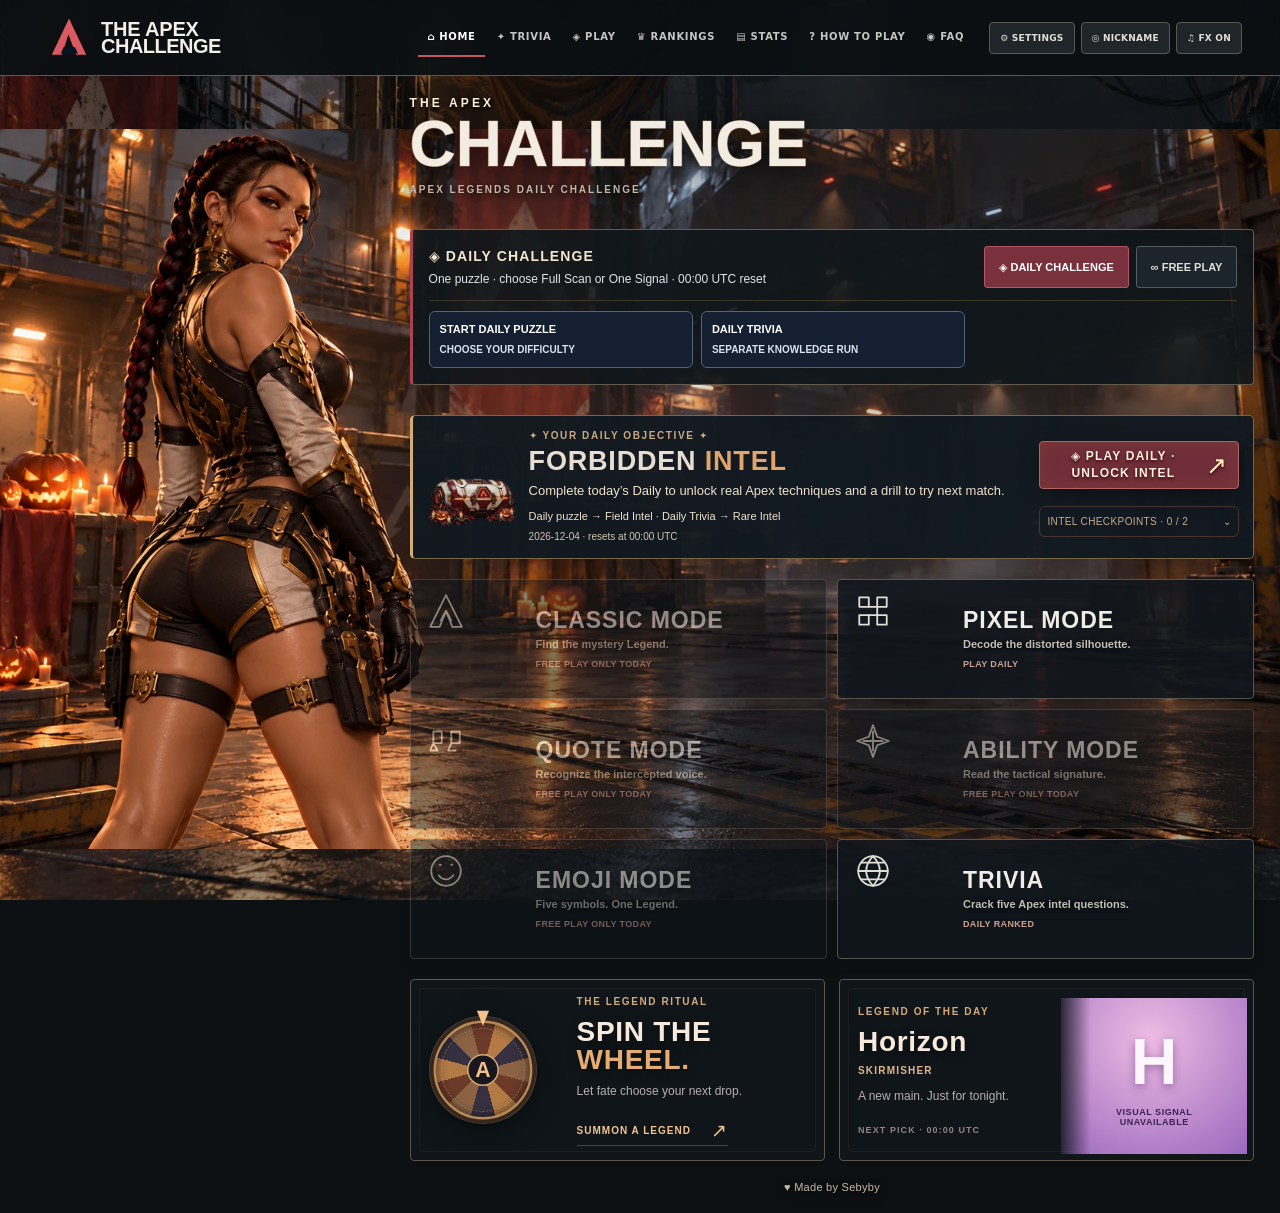
<file: index.html>
<!doctype html>
<html lang="en"><head>
<meta charset="utf-8"/><meta name="viewport" content="width=device-width,initial-scale=1"/>
<meta name="theme-color" content="#071224"/>
<meta name="description" content="The Apex Challenge — independent Apex Legends fan game with six modes, one Daily Challenge and timed Trivia."/>
<link rel="icon" href="./assets/favicon.svg" type="image/svg+xml"/>
<link rel="stylesheet" href="./styles.css?v=2.43.0"/>
<link rel="stylesheet" href="./styles-v243.css?v=2.43.0"/>
<link rel="stylesheet" href="./styles-v244.css?v=2.44.0"/>
<link rel="stylesheet" href="./styles-v245.css?v=2.46.0&amp;ui=2.76.0"/>
<title>The Apex Challenge | Daily Challenges, Free Play & Trivia</title>
<meta property="og:title" content="The Apex Challenge"/>
<meta property="og:description" content="Daily ranked challenges, unlimited Free Play and Apex Trivia. Six modes. One challenge."/>
<link rel="canonical" href="https://the-apex-challenge.github.io/"/>
<meta property="og:url" content="https://the-apex-challenge.github.io/"/>
<meta property="og:type" content="website"/>
<meta name="twitter:card" content="summary"/>
<meta name="application-name" content="The Apex Challenge"/>
</head><body><div id="app"></div><script type="module" src="./src/app.mjs?v=2.43.0&amp;release=2.44.0&amp;rev=2.46.0&amp;ui=2.77.0"></script></body></html>
</file>
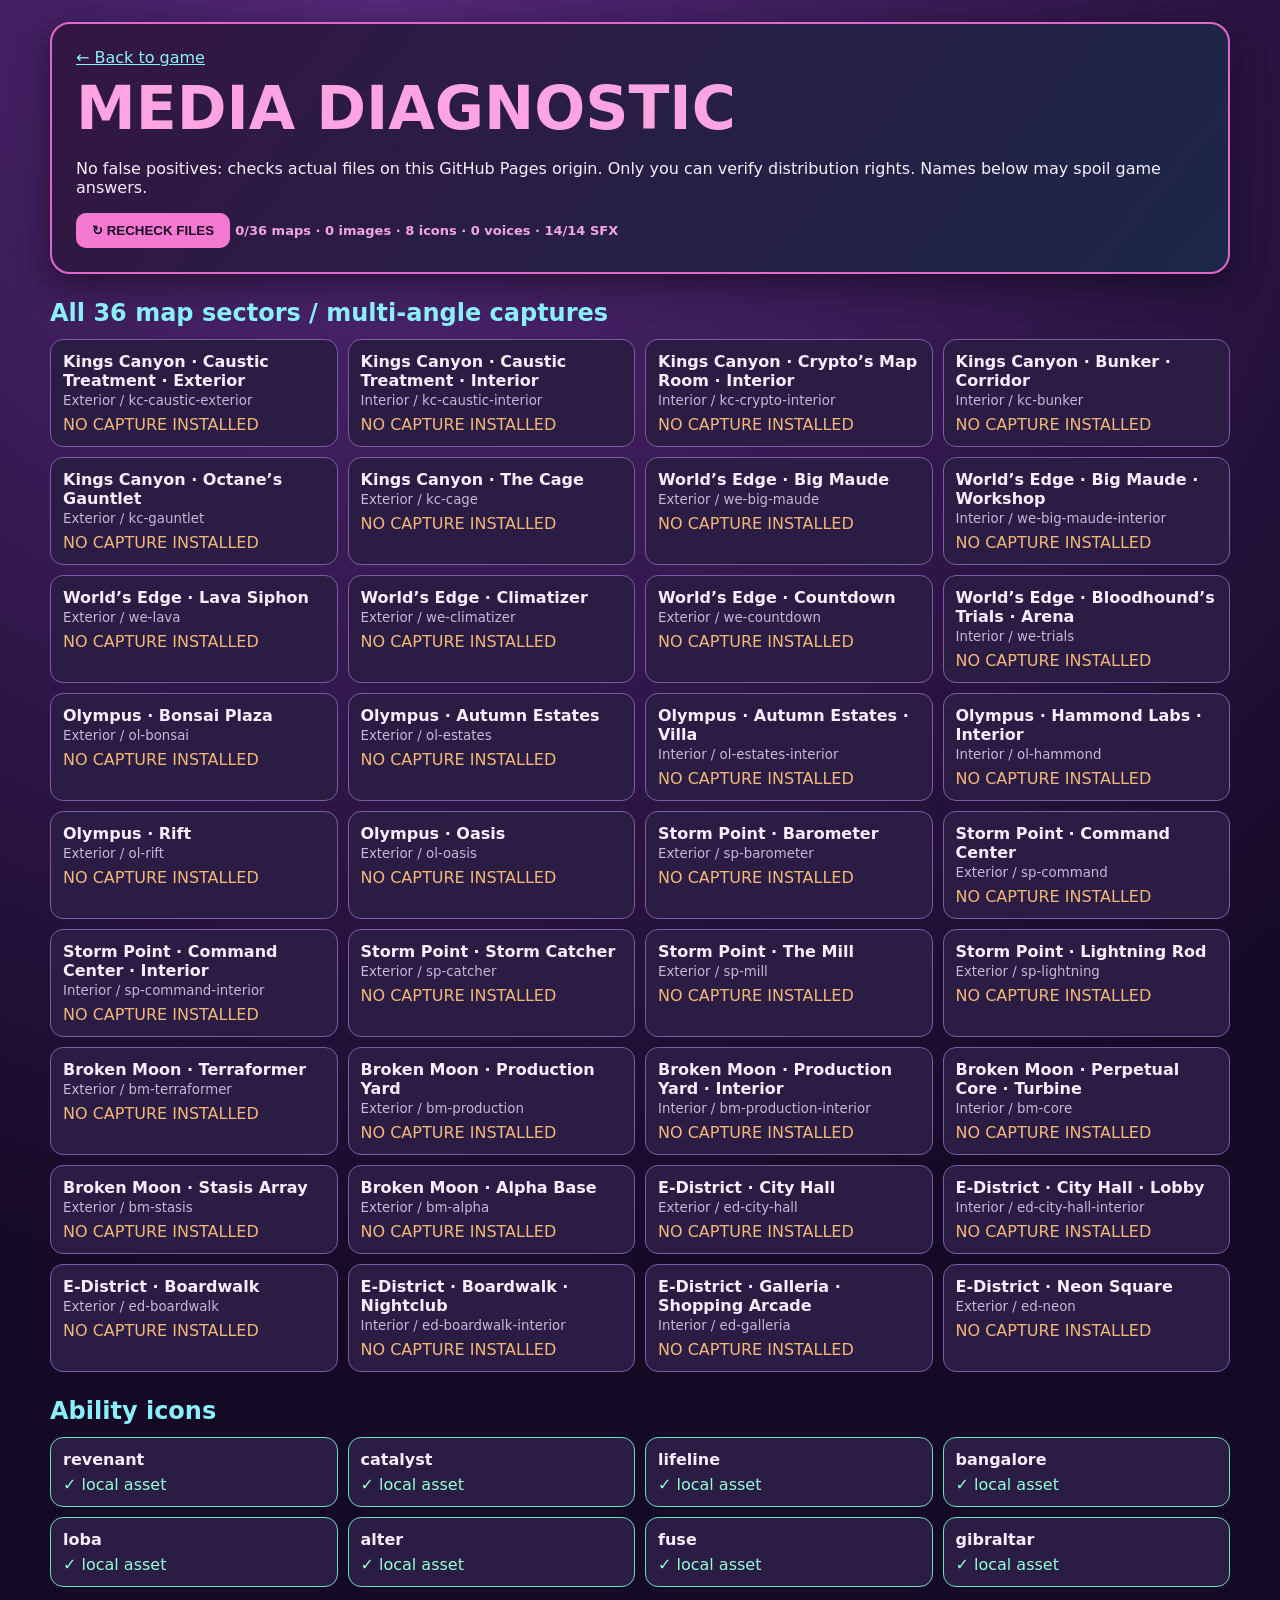
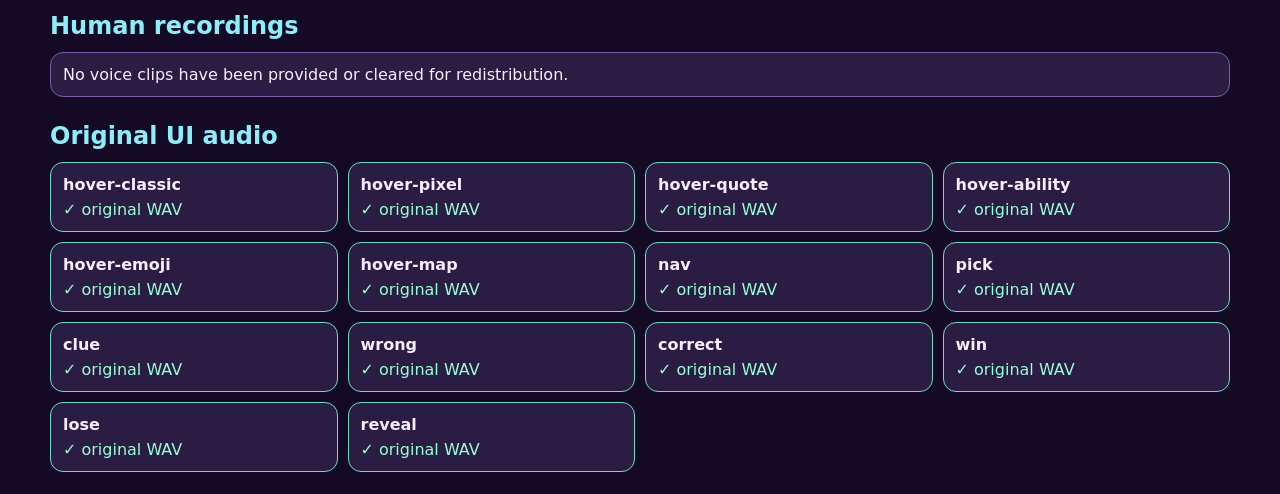
<file: MEDIA_DIAGNOSTIC.html>
<!doctype html><html lang="en"><head><meta charset="utf-8"><meta name="viewport" content="width=device-width,initial-scale=1"><meta name="theme-color" content="#200d36"><title>GTP2 · Media Diagnostic</title><style>
:root{font-family:system-ui,sans-serif;background:#140a25;color:#f7edff}body{margin:0;background:radial-gradient(circle at 30% 0,#542879,#140a25 58%)}main{max-width:1180px;margin:auto;padding:22px}.hero{background:linear-gradient(130deg,#331641,#1c2747);border:2px solid #df69c9;border-radius:20px;padding:24px;box-shadow:0 10px 35px #0007}h1{font-size:clamp(35px,5vw,60px);margin:6px 0;color:#ffa4e2}h2{margin:25px 0 12px;color:#8beff9}a{color:#8ceffb}.grid{display:grid;grid-template-columns:repeat(auto-fit,minmax(240px,1fr));gap:10px}.item{border:1px solid #7d5ba7;background:#2b1c43;border-radius:13px;padding:12px}.item.ok{border-color:#6bddc1}.item strong,.item span{display:block}.item small{color:#c9b6d9}.item span{color:#f2b77b;margin-top:6px}.item.ok span{color:#95ffd4}.pill{font-size:13px;font-weight:800;color:#f2a6e0}button{border:0;border-radius:10px;padding:10px 16px;background:#f47ad1;color:#1d0b26;cursor:pointer;font-weight:900}</style></head><body><main><header class="hero"><a href="./index.html">← Back to game</a><h1>MEDIA DIAGNOSTIC</h1><p>No false positives: checks actual files on this GitHub Pages origin. Only you can verify distribution rights. Names below may spoil game answers.</p><button id="rerun">↻ RECHECK FILES</button> <span class="pill" id="summary">Waiting for results…</span></header><h2>All 36 map sectors / multi-angle captures</h2><div id="maps" class="grid"></div><h2>Ability icons</h2><div id="abilities" class="grid"></div><h2>Human recordings</h2><div id="voices" class="grid"></div><h2>Original UI audio</h2><div id="sfx" class="grid"></div></main><script type="module">
import {LOCATIONS,mapShots} from './src/maps.mjs';
import {localAbilitySlugs,abilityCandidates} from './src/abilities.mjs';
import {authorizedVoiceSlugs,authorizedVoiceExt} from './src/voice_manifest.mjs';
import {mapMediaManifest} from './src/map_media_manifest.mjs';
const esc=s=>String(s).replace(/[&<>"']/g,c=>({'&':'&amp;','<':'&lt;','>':'&gt;','"':'&quot;',"'":'&#39;'}[c]));
async function exists(url){if(!url?.startsWith('./'))return false;try{const result=await fetch(url,{cache:'no-store'});return result.ok&&!(result.headers.get('content-type')||'').includes('text/html');}catch{return false}}
async function first(paths){for(const url of paths){if(await exists(url))return url}return null}
async function check(){
 const rows=await Promise.all(LOCATIONS.map(async entry=>{const paths=mapShots(entry);const known=mapMediaManifest[entry.id]||[];const available=await Promise.all((known.length?paths:[...paths]).map(async path=>await exists(path)?path:null));return {...entry,files:available.filter(Boolean)};}));
 const icons=await Promise.all(localAbilitySlugs.map(async slug=>({slug,path:await first(abilityCandidates(slug))})));
 const voices=await Promise.all(authorizedVoiceSlugs.map(async slug=>({slug,path:await first([`./assets/voices/${slug}.${authorizedVoiceExt[slug]||'mp3'}`])})));
 const sfx=['hover-classic','hover-pixel','hover-quote','hover-ability','hover-emoji','hover-map','nav','pick','clue','wrong','correct','win','lose','reveal'];
 const sound=await Promise.all(sfx.map(async slug=>({slug,ok:await exists(`./assets/sfx/${slug}.wav`)})));
 document.getElementById('maps').innerHTML=rows.map(x=>`<div class="item ${x.files.length?'ok':''}"><strong>${esc(x.map)} · ${esc(x.poi)}</strong><small>${esc(x.kind)} / ${esc(x.id)}</small><span>${x.files.length?`${x.files.length} local image(s)`:'NO CAPTURE INSTALLED'}</span></div>`).join('');
 document.getElementById('abilities').innerHTML=icons.map(x=>`<div class="item ${x.path?'ok':''}"><strong>${esc(x.slug)}</strong><span>${x.path?'✓ local asset':'MISSING'}</span></div>`).join('');
 document.getElementById('voices').innerHTML=voices.length?voices.map(x=>`<div class="item ${x.path?'ok':''}"><strong>${esc(x.slug)}</strong><span>${x.path?'✓ permitted recording installed':'MISSING RECORDING'}</span></div>`).join(''):'<div class="item">No voice clips have been provided or cleared for redistribution.</div>';
 document.getElementById('sfx').innerHTML=sound.map(x=>`<div class="item ${x.ok?'ok':''}"><strong>${esc(x.slug)}</strong><span>${x.ok?'✓ original WAV':'MISSING FILE'}</span></div>`).join('');
 document.getElementById('summary').textContent=`${rows.filter(x=>x.files.length).length}/36 maps · ${rows.reduce((a,b)=>a+b.files.length,0)} images · ${icons.filter(x=>x.path).length} icons · ${voices.filter(x=>x.path).length} voices · ${sound.filter(x=>x.ok).length}/14 SFX`;
}
document.getElementById('rerun').addEventListener('click',check);check();
</script></body></html>
</file>
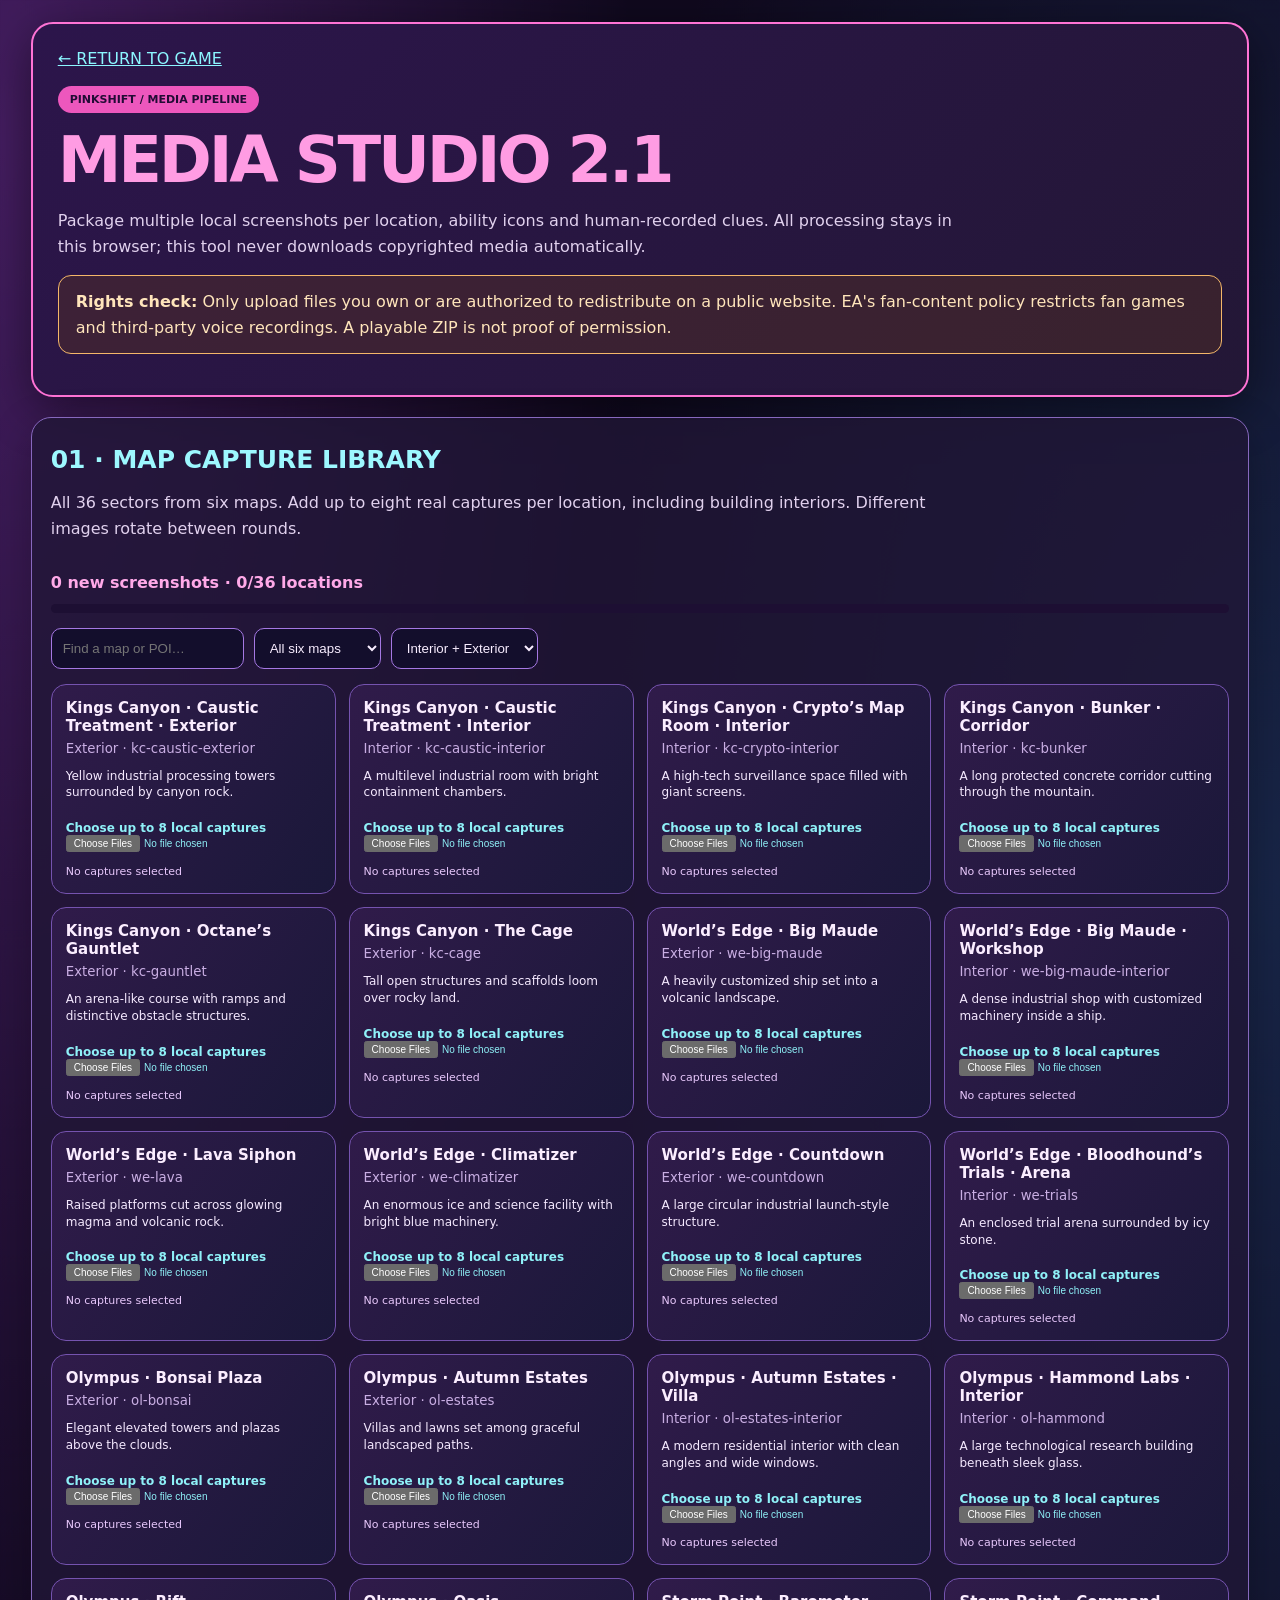
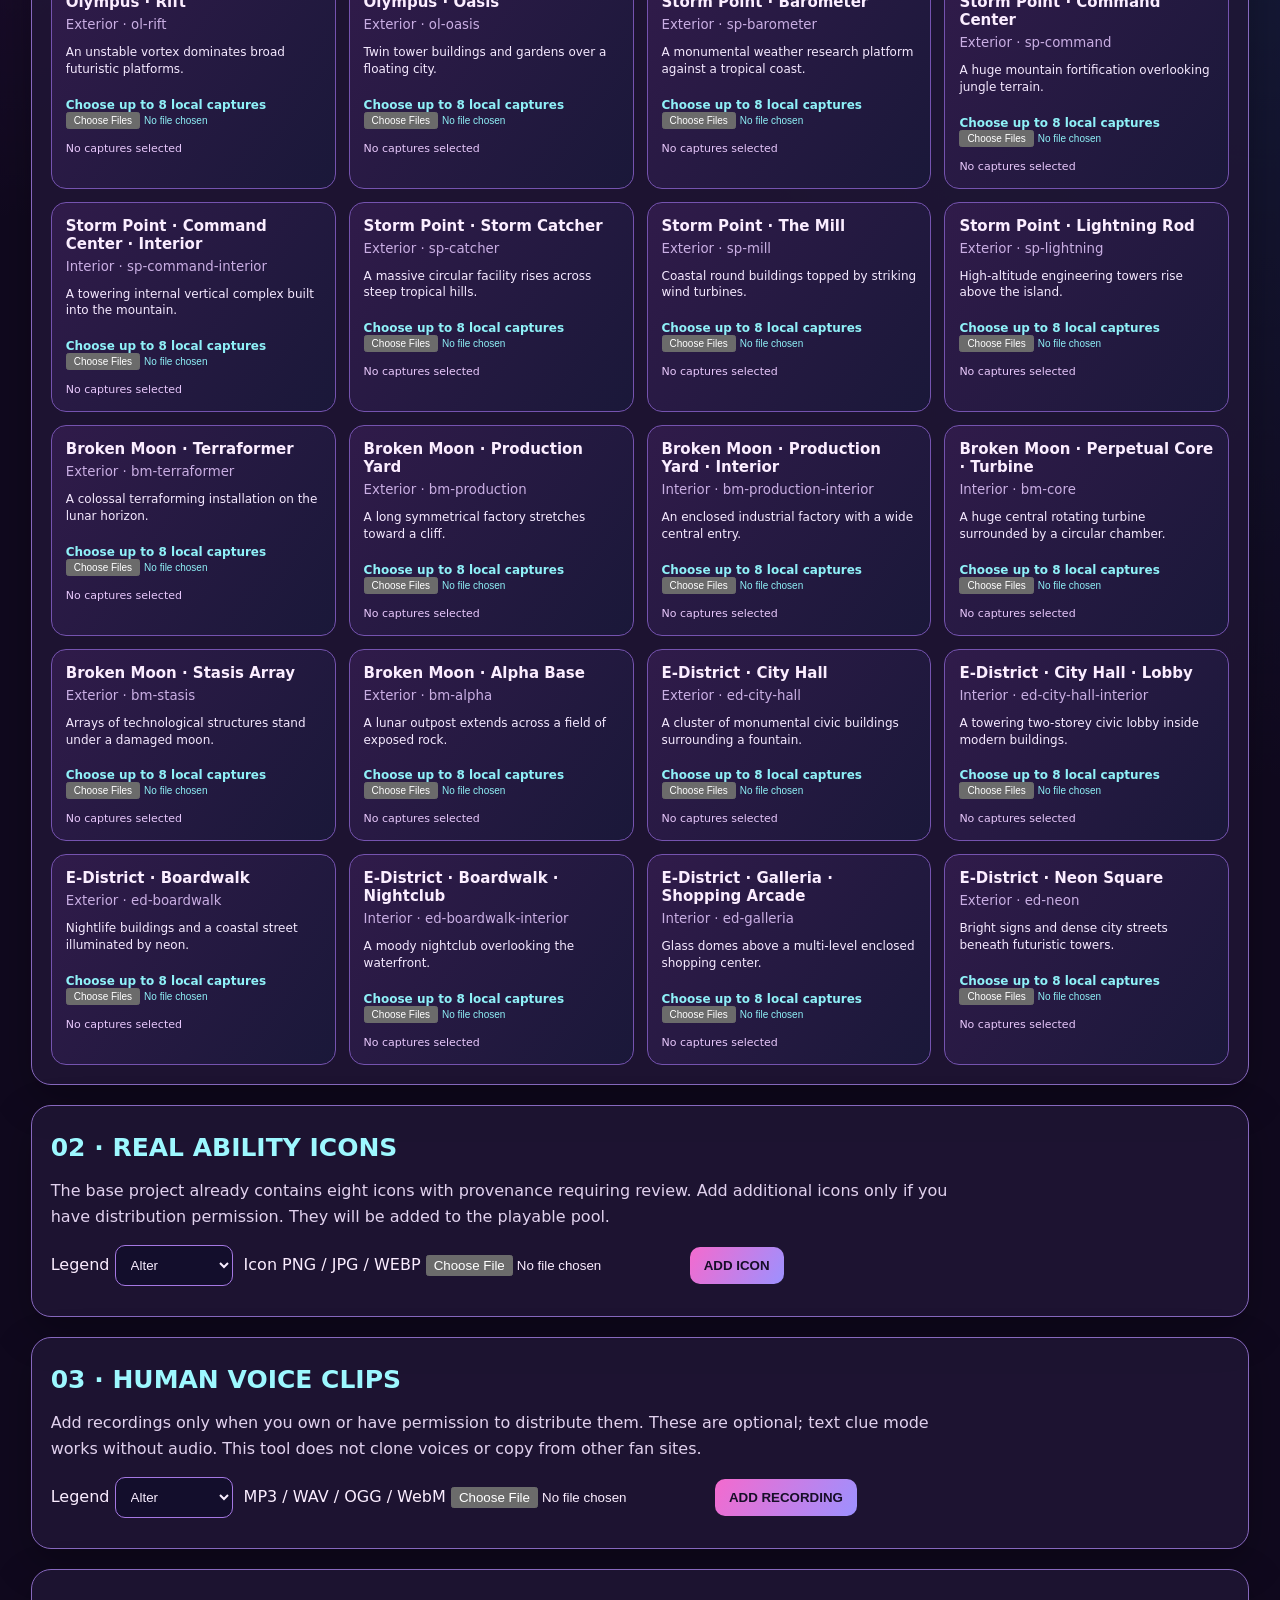
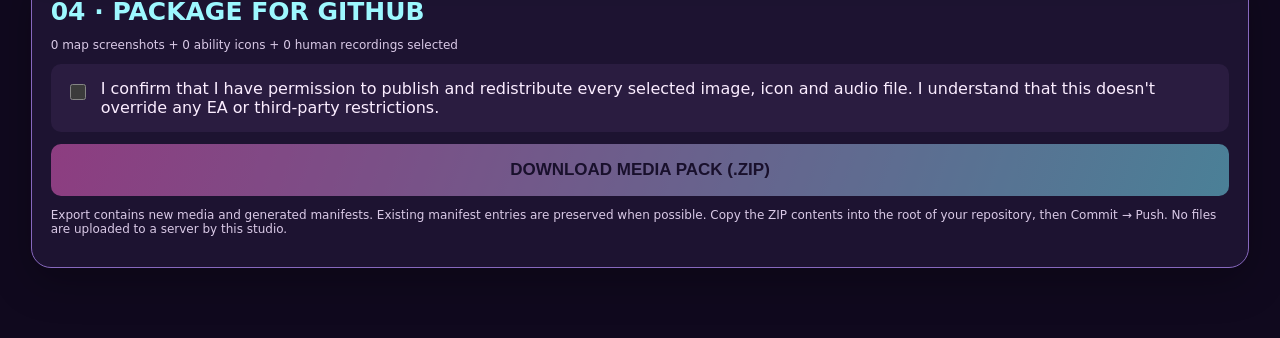
<file: MEDIA_STUDIO.html>
<!doctype html><html lang="en"><head><meta charset="utf-8"><meta name="viewport" content="width=device-width,initial-scale=1"><meta name="theme-color" content="#170624"><title>Pinkshift · Media Studio</title><style>
:root{color-scheme:dark;font-family:system-ui,-apple-system,'Segoe UI',sans-serif;background:#10091e;color:#fbedff}*{box-sizing:border-box}body{margin:0;min-width:320px;background:radial-gradient(ellipse at 0 4%,#722f9b88,transparent 35%),radial-gradient(ellipse at 100% 25%,#234e8466,transparent 40%),#10091e}main{max-width:1380px;margin:0 auto;padding:22px clamp(12px,2.4vw,36px) 70px}a{color:#8cf6ff}header{padding:25px;border:2px solid #ff73d5;border-radius:22px;background:linear-gradient(135deg,#2c154b,#231736);box-shadow:0 12px 50px #0007}h1{font-size:clamp(38px,5vw,70px);margin:15px 0 6px;letter-spacing:-.05em;line-height:1;color:#ff9ce3}h2{color:#9df8ff;font-size:25px;margin:8px 0}.subtitle{color:#e1d1ee;line-height:1.6;max-width:900px}.pill{display:inline-block;background:#ed57bd;border-radius:100px;padding:7px 12px;font-size:11px;font-weight:900;color:#220b35}.warning{padding:13px 17px;border:1px solid #f4b769;border-radius:13px;background:#56312270;color:#ffe5bb;line-height:1.6}.tool{margin-top:20px;border:1.5px solid #8768be;border-radius:20px;padding:19px;background:#201637c7;box-shadow:0 14px 40px #0004}.tool>header{padding:0;background:none;border:0;box-shadow:none}.tool-heading{display:flex;justify-content:space-between;gap:15px;align-items:center;flex-wrap:wrap}.count{color:#ffa9e8;font-weight:900}.filters{display:flex;flex-wrap:wrap;gap:10px;margin:15px 0}.filters input,.filters select,select{border:1px solid #a578e3;border-radius:10px;padding:11px;background:#130e2c;color:#f8edff;min-width:100px}.grid{display:grid;grid-template-columns:repeat(auto-fit,minmax(265px,1fr));gap:13px}.entry{border:1px solid #7553af;border-radius:15px;background:linear-gradient(125deg,#301b4a,#1a1839);padding:14px;min-width:0}.entry strong{display:block;font-size:15px}.entry small{display:block;color:#c9aee3;margin-top:6px}.entry p{font-size:12px;color:#f5e9ff;line-height:1.4;min-height:30px}.entry img{height:80px;width:130px;object-fit:cover;border-radius:9px}.entry .picgrid{display:flex;gap:7px;flex-wrap:wrap;margin:8px 0}.entry .pic{position:relative}.entry .remove{position:absolute;right:0;top:0;padding:4px 8px;background:#f55cac;color:white;line-height:1}.entry input[type=file]{max-width:100%;font-size:10px}.entry label{display:block;margin:8px 0;color:#8ff1f8;font-size:12px;font-weight:800}.entry .status{color:#e7c7fb;font-size:11px}.entry.ok{border-color:#68d9bd}button{background:linear-gradient(120deg,#f46ace,#9c91ff);border:0;border-radius:10px;padding:11px 14px;color:#160e28;cursor:pointer;font-weight:900}button:hover{filter:brightness(1.13)}button:disabled{opacity:.5;cursor:not-allowed}.formline{display:flex;gap:11px;flex-wrap:wrap;align-items:center;margin:11px 0}.voice-list{display:flex;gap:8px;flex-wrap:wrap}.clip{background:#38214d;border:1px solid #9b70cf;padding:10px;border-radius:10px}.clip button{padding:6px 8px;margin-left:6px}.rights{display:flex;align-items:flex-start;gap:12px;padding:15px;background:#2a1c40;border-radius:10px;margin-bottom:12px}.rights input{width:20px;height:20px;accent-color:#f174d5}#export{width:100%;font-size:17px;padding:16px;background:linear-gradient(110deg,#fd67d0,#78edfd)}.bar{width:100%;height:9px;border-radius:20px;background:#1d0f33;margin-top:12px;overflow:hidden}.bar span{display:block;width:0;height:100%;background:linear-gradient(90deg,#e565ef,#7bf4f8)}.mini-note{font-size:12px;color:#d9c9e6}.entry[hidden]{display:none}.previews{display:flex;flex-wrap:wrap;gap:10px;margin:9px 0}@media(max-width:500px){header{padding:16px}.tool{padding:12px}.grid{grid-template-columns:1fr}}
</style></head><body><main><header><a href="./index.html">← RETURN TO GAME</a><div style="margin-top:18px"><span class="pill">PINKSHIFT / MEDIA PIPELINE</span></div><h1>MEDIA STUDIO 2.1</h1><p class="subtitle">Package multiple local screenshots per location, ability icons and human-recorded clues. All processing stays in this browser; this tool never downloads copyrighted media automatically.</p><p class="warning"><b>Rights check:</b> Only upload files you own or are authorized to redistribute on a public website. EA's fan-content policy restricts fan games and third-party voice recordings. A playable ZIP is not proof of permission.</p></header>
<section class="tool"><div class="tool-heading"><div><h2>01 · MAP CAPTURE LIBRARY</h2><p class="subtitle">All 36 sectors from six maps. Add up to eight real captures per location, including building interiors. Different images rotate between rounds.</p></div><strong id="map-count" class="count">0 captures</strong></div><div class="bar"><span id="map-progress"></span></div><div class="filters"><input id="map-search" placeholder="Find a map or POI…" aria-label="Search locations"><select id="map-filter"><option value="">All six maps</option></select><select id="kind-filter"><option value="">Interior + Exterior</option><option>Interior</option><option>Exterior</option></select></div><div class="grid" id="map-rows"></div></section>
<section class="tool"><h2>02 · REAL ABILITY ICONS</h2><p class="subtitle">The base project already contains eight icons with provenance requiring review. Add additional icons only if you have distribution permission. They will be added to the playable pool.</p><div class="formline"><label>Legend <select id="ability-slug"></select></label><label>Icon PNG / JPG / WEBP <input id="ability-file" type="file" accept=".png,.jpg,.jpeg,.webp"></label><button id="add-ability">ADD ICON</button></div><div id="ability-list" class="voice-list"></div></section>
<section class="tool"><h2>03 · HUMAN VOICE CLIPS</h2><p class="subtitle">Add recordings only when you own or have permission to distribute them. These are optional; text clue mode works without audio. This tool does not clone voices or copy from other fan sites.</p><div class="formline"><label>Legend <select id="voice-slug"></select></label><label>MP3 / WAV / OGG / WebM <input id="voice-file" type="file" accept="audio/*,.mp3,.wav,.ogg,.webm"></label><button id="add-voice">ADD RECORDING</button></div><div id="voice-list" class="voice-list"></div></section>
<section class="tool"><h2>04 · PACKAGE FOR GITHUB</h2><p class="mini-note" id="status">No new media selected.</p><label class="rights"><input type="checkbox" id="rights"><span>I confirm that I have permission to publish and redistribute every selected image, icon and audio file. I understand that this doesn't override any EA or third-party restrictions.</span></label><button id="export" disabled>DOWNLOAD MEDIA PACK (.ZIP)</button><p class="mini-note">Export contains new media and generated manifests. Existing manifest entries are preserved when possible. Copy the ZIP contents into the root of your repository, then Commit → Push. No files are uploaded to a server by this studio.</p></section></main><script>
const entries=[{"id": "kc-caustic-exterior", "map": "Kings Canyon", "poi": "Caustic Treatment · Exterior", "kind": "Exterior", "file": "CausticTreatment 01.jpg", "clue": "Yellow industrial processing towers surrounded by canyon rock."}, {"id": "kc-caustic-interior", "map": "Kings Canyon", "poi": "Caustic Treatment · Interior", "kind": "Interior", "file": "CausticTreatment 02.jpg", "clue": "A multilevel industrial room with bright containment chambers."}, {"id": "kc-crypto-interior", "map": "Kings Canyon", "poi": "Crypto’s Map Room · Interior", "kind": "Interior", "file": "MapRoom 01.png", "clue": "A high-tech surveillance space filled with giant screens."}, {"id": "kc-bunker", "map": "Kings Canyon", "poi": "Bunker · Corridor", "kind": "Interior", "file": "", "clue": "A long protected concrete corridor cutting through the mountain."}, {"id": "kc-gauntlet", "map": "Kings Canyon", "poi": "Octane’s Gauntlet", "kind": "Exterior", "file": "Gauntlet 01.jpg", "clue": "An arena-like course with ramps and distinctive obstacle structures."}, {"id": "kc-cage", "map": "Kings Canyon", "poi": "The Cage", "kind": "Exterior", "file": "", "clue": "Tall open structures and scaffolds loom over rocky land."}, {"id": "we-big-maude", "map": "World’s Edge", "poi": "Big Maude", "kind": "Exterior", "file": "Big Maude 1.png", "clue": "A heavily customized ship set into a volcanic landscape."}, {"id": "we-big-maude-interior", "map": "World’s Edge", "poi": "Big Maude · Workshop", "kind": "Interior", "file": "", "clue": "A dense industrial shop with customized machinery inside a ship."}, {"id": "we-lava", "map": "World’s Edge", "poi": "Lava Siphon", "kind": "Exterior", "file": "S10 lavasiphon after.jpg", "clue": "Raised platforms cut across glowing magma and volcanic rock."}, {"id": "we-climatizer", "map": "World’s Edge", "poi": "Climatizer", "kind": "Exterior", "file": "", "clue": "An enormous ice and science facility with bright blue machinery."}, {"id": "we-countdown", "map": "World’s Edge", "poi": "Countdown", "kind": "Exterior", "file": "", "clue": "A large circular industrial launch-style structure."}, {"id": "we-trials", "map": "World’s Edge", "poi": "Bloodhound’s Trials · Arena", "kind": "Interior", "file": "", "clue": "An enclosed trial arena surrounded by icy stone."}, {"id": "ol-bonsai", "map": "Olympus", "poi": "Bonsai Plaza", "kind": "Exterior", "file": "S7 Olympus bonsaiplaza1.jpg", "clue": "Elegant elevated towers and plazas above the clouds."}, {"id": "ol-estates", "map": "Olympus", "poi": "Autumn Estates", "kind": "Exterior", "file": "S7 Olympus autumnestates.jpg", "clue": "Villas and lawns set among graceful landscaped paths."}, {"id": "ol-estates-interior", "map": "Olympus", "poi": "Autumn Estates · Villa", "kind": "Interior", "file": "", "clue": "A modern residential interior with clean angles and wide windows."}, {"id": "ol-hammond", "map": "Olympus", "poi": "Hammond Labs · Interior", "kind": "Interior", "file": "", "clue": "A large technological research building beneath sleek glass."}, {"id": "ol-rift", "map": "Olympus", "poi": "Rift", "kind": "Exterior", "file": "", "clue": "An unstable vortex dominates broad futuristic platforms."}, {"id": "ol-oasis", "map": "Olympus", "poi": "Oasis", "kind": "Exterior", "file": "", "clue": "Twin tower buildings and gardens over a floating city."}, {"id": "sp-barometer", "map": "Storm Point", "poi": "Barometer", "kind": "Exterior", "file": "S11 stormpoint barometer.png", "clue": "A monumental weather research platform against a tropical coast."}, {"id": "sp-command", "map": "Storm Point", "poi": "Command Center", "kind": "Exterior", "file": "S11 stormpoint commandcenter.jpg", "clue": "A huge mountain fortification overlooking jungle terrain."}, {"id": "sp-command-interior", "map": "Storm Point", "poi": "Command Center · Interior", "kind": "Interior", "file": "", "clue": "A towering internal vertical complex built into the mountain."}, {"id": "sp-catcher", "map": "Storm Point", "poi": "Storm Catcher", "kind": "Exterior", "file": "", "clue": "A massive circular facility rises across steep tropical hills."}, {"id": "sp-mill", "map": "Storm Point", "poi": "The Mill", "kind": "Exterior", "file": "", "clue": "Coastal round buildings topped by striking wind turbines."}, {"id": "sp-lightning", "map": "Storm Point", "poi": "Lightning Rod", "kind": "Exterior", "file": "", "clue": "High-altitude engineering towers rise above the island."}, {"id": "bm-terraformer", "map": "Broken Moon", "poi": "Terraformer", "kind": "Exterior", "file": "S15 brokenmoon terraformer.png", "clue": "A colossal terraforming installation on the lunar horizon."}, {"id": "bm-production", "map": "Broken Moon", "poi": "Production Yard", "kind": "Exterior", "file": "S15 brokenmoon productionyard.png", "clue": "A long symmetrical factory stretches toward a cliff."}, {"id": "bm-production-interior", "map": "Broken Moon", "poi": "Production Yard · Interior", "kind": "Interior", "file": "", "clue": "An enclosed industrial factory with a wide central entry."}, {"id": "bm-core", "map": "Broken Moon", "poi": "Perpetual Core · Turbine", "kind": "Interior", "file": "S15 brokenmoon perpetualcore.png", "clue": "A huge central rotating turbine surrounded by a circular chamber."}, {"id": "bm-stasis", "map": "Broken Moon", "poi": "Stasis Array", "kind": "Exterior", "file": "S15 brokenmoon stasisnetarray.png", "clue": "Arrays of technological structures stand under a damaged moon."}, {"id": "bm-alpha", "map": "Broken Moon", "poi": "Alpha Base", "kind": "Exterior", "file": "", "clue": "A lunar outpost extends across a field of exposed rock."}, {"id": "ed-city-hall", "map": "E-District", "poi": "City Hall", "kind": "Exterior", "file": "S22 cityhall.png", "clue": "A cluster of monumental civic buildings surrounding a fountain."}, {"id": "ed-city-hall-interior", "map": "E-District", "poi": "City Hall · Lobby", "kind": "Interior", "file": "", "clue": "A towering two-storey civic lobby inside modern buildings."}, {"id": "ed-boardwalk", "map": "E-District", "poi": "Boardwalk", "kind": "Exterior", "file": "S22 boardwalk.png", "clue": "Nightlife buildings and a coastal street illuminated by neon."}, {"id": "ed-boardwalk-interior", "map": "E-District", "poi": "Boardwalk · Nightclub", "kind": "Interior", "file": "", "clue": "A moody nightclub overlooking the waterfront."}, {"id": "ed-galleria", "map": "E-District", "poi": "Galleria · Shopping Arcade", "kind": "Interior", "file": "", "clue": "Glass domes above a multi-level enclosed shopping center."}, {"id": "ed-neon", "map": "E-District", "poi": "Neon Square", "kind": "Exterior", "file": "", "clue": "Bright signs and dense city streets beneath futuristic towers."}];
const roster=[{"slug": "alter", "name": "Alter"}, {"slug": "ash", "name": "Ash"}, {"slug": "axle", "name": "Axle"}, {"slug": "ballistic", "name": "Ballistic"}, {"slug": "bangalore", "name": "Bangalore"}, {"slug": "bloodhound", "name": "Bloodhound"}, {"slug": "catalyst", "name": "Catalyst"}, {"slug": "caustic", "name": "Caustic"}, {"slug": "conduit", "name": "Conduit"}, {"slug": "crypto", "name": "Crypto"}, {"slug": "fuse", "name": "Fuse"}, {"slug": "gibraltar", "name": "Gibraltar"}, {"slug": "horizon", "name": "Horizon"}, {"slug": "lifeline", "name": "Lifeline"}, {"slug": "loba", "name": "Loba"}, {"slug": "mad-maggie", "name": "Mad Maggie"}, {"slug": "mirage", "name": "Mirage"}, {"slug": "newcastle", "name": "Newcastle"}, {"slug": "octane", "name": "Octane"}, {"slug": "pathfinder", "name": "Pathfinder"}, {"slug": "rampart", "name": "Rampart"}, {"slug": "revenant", "name": "Revenant"}, {"slug": "seer", "name": "Seer"}, {"slug": "sparrow", "name": "Sparrow"}, {"slug": "valkyrie", "name": "Valkyrie"}, {"slug": "vantage", "name": "Vantage"}, {"slug": "wattson", "name": "Wattson"}, {"slug": "wraith", "name": "Wraith"}];
const chosen=new Map(), voices=new Map(), abilities=new Map();
const root=document.querySelector('#map-rows');
let existingMaps={}, existingVoiceExt={}, existingAbility={};
Promise.allSettled([import('./src/map_media_manifest.mjs'),import('./src/voice_manifest.mjs'),import('./src/ability_media_manifest.mjs')]).then(results=>{
 if(results[0].status==='fulfilled')existingMaps={...results[0].value.mapMediaManifest};
 if(results[1].status==='fulfilled')existingVoiceExt={...results[1].value.authorizedVoiceExt};
 if(results[2].status==='fulfilled')existingAbility={...results[2].value.installedAbilityFiles};
 showStatus();
});
for(const map of [...new Set(entries.map(e=>e.map))]){const o=document.createElement('option');o.textContent=map;o.value=map;document.getElementById('map-filter').append(o);}
for(const o of roster){for(const id of ['voice-slug','ability-slug']){const item=document.createElement('option');item.value=o.slug;item.textContent=o.name;document.getElementById(id).append(item)}}
const esc=s=>String(s).replace(/[&<>"']/g,c=>({'&':'&amp;','<':'&lt;','>':'&gt;','"':'&quot;',"'":'&#39;'}[c]));
function showStatus(){const photos=[...chosen.values()].reduce((s,x)=>s+x.length,0);document.querySelector('#map-count').textContent=`${photos} new screenshots · ${chosen.size}/36 locations`;
 document.querySelector('#map-progress').style.width=(chosen.size/entries.length*100)+'%';document.querySelector('#status').textContent=`${photos} map screenshots + ${abilities.size} ability icons + ${voices.size} human recordings selected`;
 document.querySelector('#export').disabled=(!photos&&!voices.size&&!abilities.size)||!document.querySelector('#rights').checked;}
document.querySelector('#rights').addEventListener('change',showStatus);
function filter(){const q=document.querySelector('#map-search').value.trim().toLowerCase(),m=document.querySelector('#map-filter').value,k=document.querySelector('#kind-filter').value;for(const el of root.querySelectorAll('.entry')){const o=entries.find(x=>x.id===el.dataset.id);el.hidden=!!((q&&!`${o.poi} ${o.map} ${o.id}`.toLowerCase().includes(q))||(m&&m!==o.map)||(k&&k!==o.kind));}}
for(const id of ['map-search','map-filter','kind-filter'])document.getElementById(id).addEventListener('input',filter);
function detect(bytes){const b=new Uint8Array(bytes);if(b.length<16)return null;if(b[0]===255&&b[1]===216&&b[2]===255)return'jpg';if([137,80,78,71,13,10,26,10].every((v,i)=>b[i]===v))return'png';if(String.fromCharCode(...b.slice(0,4))==='RIFF'&&String.fromCharCode(...b.slice(8,12))==='WEBP')return'webp';return null;}
async function checkImage(file,minW=320,minH=180){const buf=await file.arrayBuffer(),ext=detect(buf);if(!ext)throw Error('Unsupported image format');const img=await createImageBitmap(file);let w=img.width,h=img.height;img.close?.();if(w<minW||h<minH)throw Error('Image resolution too small');return {ext,w,h};}
function drawRow(el,item){const pix=el.querySelector('.picgrid');pix.innerHTML='';const imgs=chosen.get(item.id)||[];imgs.forEach((o,i)=>{const card=document.createElement('div');card.className='pic';const img=document.createElement('img');img.src=o.url;img.alt=`Capture ${i+1}`;const button=document.createElement('button');button.className='remove';button.title='Remove';button.textContent='×';button.onclick=()=>{URL.revokeObjectURL(o.url);imgs.splice(i,1);if(imgs.length)chosen.set(item.id,imgs);else chosen.delete(item.id);drawRow(el,item);showStatus();};card.append(img,button);pix.append(card)});el.classList.toggle('ok',imgs.length>0);el.querySelector('.status').textContent=`${imgs.length} / 8 capture angles selected`;}
entries.forEach(item=>{const el=document.createElement('article');el.className='entry';el.dataset.id=item.id;el.innerHTML=`<strong>${esc(item.map)} · ${esc(item.poi)}</strong><small>${esc(item.kind)} · ${esc(item.id)}</small><p>${esc(item.clue)}</p><div class="picgrid"></div><label>Choose up to 8 local captures <input type="file" accept="image/png,image/jpeg,image/webp" multiple></label><span class="status">No captures selected</span>`;root.append(el);el.querySelector('input').addEventListener('change',async e=>{const list=chosen.get(item.id)||[];for(const file of [...e.target.files].slice(0,8-list.length)){try{const {ext,w,h}=await checkImage(file);if(w/h<1.22)throw Error('Landscape captures only');const url=URL.createObjectURL(file);list.push({file,ext,url});}catch(err){alert(`${item.poi}: ${err.message}`);}}if(list.length)chosen.set(item.id,list);drawRow(el,item);showStatus();e.target.value='';});});
function addLine(listId,slug,file,holder){const list=document.getElementById(listId),row=document.createElement('div');row.className='clip';const label=document.createElement('span');label.textContent=`${slug}: ${file.name}`;row.append(label);
 if(holder===voices){const play=document.createElement('button');play.textContent='▶';play.onclick=()=>{const url=URL.createObjectURL(file);const sound=new Audio(url);sound.onended=()=>URL.revokeObjectURL(url);sound.play().catch(()=>URL.revokeObjectURL(url));};row.append(play)}
 const remove=document.createElement('button');remove.textContent='×';remove.onclick=()=>{holder.delete(slug);row.remove();showStatus();};row.append(remove);list.append(row);}
document.getElementById('add-voice').onclick=()=>{const slug=document.getElementById('voice-slug').value,file=document.getElementById('voice-file').files[0];if(!file)return alert('Choose audio');const ext=file.name.split('.').pop().toLowerCase();if(!['mp3','wav','ogg','webm'].includes(ext)||file.size>12e6)return alert('Unsupported audio file or size');voices.set(slug,{file,ext});document.getElementById('voice-list').innerHTML='';for(const [k,v]of voices)addLine('voice-list',k,v.file,voices);showStatus()};
document.getElementById('add-ability').onclick=async()=>{const slug=document.getElementById('ability-slug').value,file=document.getElementById('ability-file').files[0];if(!file)return alert('Choose an icon');try{const {ext}=await checkImage(file,32,32);abilities.set(slug,{file,ext});document.getElementById('ability-list').innerHTML='';for(const [k,v]of abilities)addLine('ability-list',k,v.file,abilities);showStatus();}catch(e){alert(e.message)}};
// ZIP STORE archive writer — entirely offline and dependency-free.
const enc=new TextEncoder();const crcTable=new Uint32Array(256);for(let n=0;n<256;n++){let c=n;for(let k=0;k<8;k++)c=c&1?0xedb88320^(c>>>1):c>>>1;crcTable[n]=c>>>0;}
function crc32(data){let c=0xffffffff;for(const b of data)c=crcTable[(c^b)&255]^(c>>>8);return(c^0xffffffff)>>>0;}
function u16(v){const a=new Uint8Array(2);new DataView(a.buffer).setUint16(0,v,true);return a;}function u32(v){const a=new Uint8Array(4);new DataView(a.buffer).setUint32(0,v>>>0,true);return a;}
function zip(files){const local=[],central=[];let offset=0,count=0;for(const [name,bytes]of files){const nameBytes=enc.encode(name),size=bytes.length,crc=crc32(bytes);const header=[u32(0x04034b50),u16(20),u16(0x0800),u16(0),u16(0),u16(0),u32(crc),u32(size),u32(size),u16(nameBytes.length),u16(0),nameBytes];local.push(...header,bytes);const c=[u32(0x02014b50),u16(20),u16(20),u16(0x0800),u16(0),u16(0),u16(0),u32(crc),u32(size),u32(size),u16(nameBytes.length),u16(0),u16(0),u16(0),u16(0),u32(0),u32(offset),nameBytes];central.push(...c);offset+=header.reduce((s,x)=>s+x.length,0)+size;count++;}const csize=central.reduce((s,x)=>s+x.length,0),end=[u32(0x06054b50),u16(0),u16(0),u16(count),u16(count),u32(csize),u32(offset),u16(0)];return new Blob([...local,...central,...end],{type:'application/zip'});}
document.getElementById('export').onclick=async()=>{const btn=document.getElementById('export');btn.disabled=true;btn.textContent='PREPARING PACK…';try{const files=[];const manifest={...existingMaps};for(const [id,list]of chosen){const out=[];for(let i=0;i<list.length;i++){const o=list[i],filename=`${id}${i?'-'+(i+1):''}.${o.ext}`;out.push(filename);files.push([`assets/maps/${filename}`,new Uint8Array(await o.file.arrayBuffer())]);}manifest[id]=out;}
 if(chosen.size)files.push(['src/map_media_manifest.mjs',enc.encode('export const mapMediaManifest = Object.freeze('+JSON.stringify(manifest,null,2)+');\n')]);
 const abilityManifest={...existingAbility};for(const [slug,o]of abilities){const file=`${slug}.${o.ext}`;abilityManifest[slug]=file;files.push([`assets/ability-icons/${file}`,new Uint8Array(await o.file.arrayBuffer())]);}
 if(abilities.size)files.push(['src/ability_media_manifest.mjs',enc.encode(`export const installedAbilityFiles = Object.freeze(${JSON.stringify(abilityManifest,null,2)});
`)]);
 const voiceFormats={...existingVoiceExt};for(const [slug,o]of voices){voiceFormats[slug]=o.ext;files.push([`assets/voices/${slug}.${o.ext}`,new Uint8Array(await o.file.arrayBuffer())]);}
 if(voices.size)files.push(['src/voice_manifest.mjs',enc.encode(`export const authorizedVoiceSlugs=Object.freeze(${JSON.stringify(Object.keys(voiceFormats))});
export const authorizedVoiceExt=Object.freeze(${JSON.stringify(voiceFormats)});
`)]);
 files.push(['MEDIA_IMPORT_INSTRUCTIONS.txt',enc.encode('Only publish media that you may legally redistribute. Copy this ZIP content to the repository root; commit, push, then visit MEDIA_DIAGNOSTIC.html to verify files. Do not delete existing assets or .git. Rights may still require permission from EA and other owners.\n')]);
 const output=zip(files),url=URL.createObjectURL(output);const a=document.createElement('a');a.href=url;a.download='GTP2_PINKSHIFT_MEDIA_PACK.zip';document.body.append(a);a.click();a.remove();setTimeout(()=>URL.revokeObjectURL(url),30000);}
 catch(e){alert('Export failed: '+e.message)}finally{btn.textContent='DOWNLOAD MEDIA PACK (.ZIP)';showStatus();}};
showStatus();
</script></body></html>
</file>
